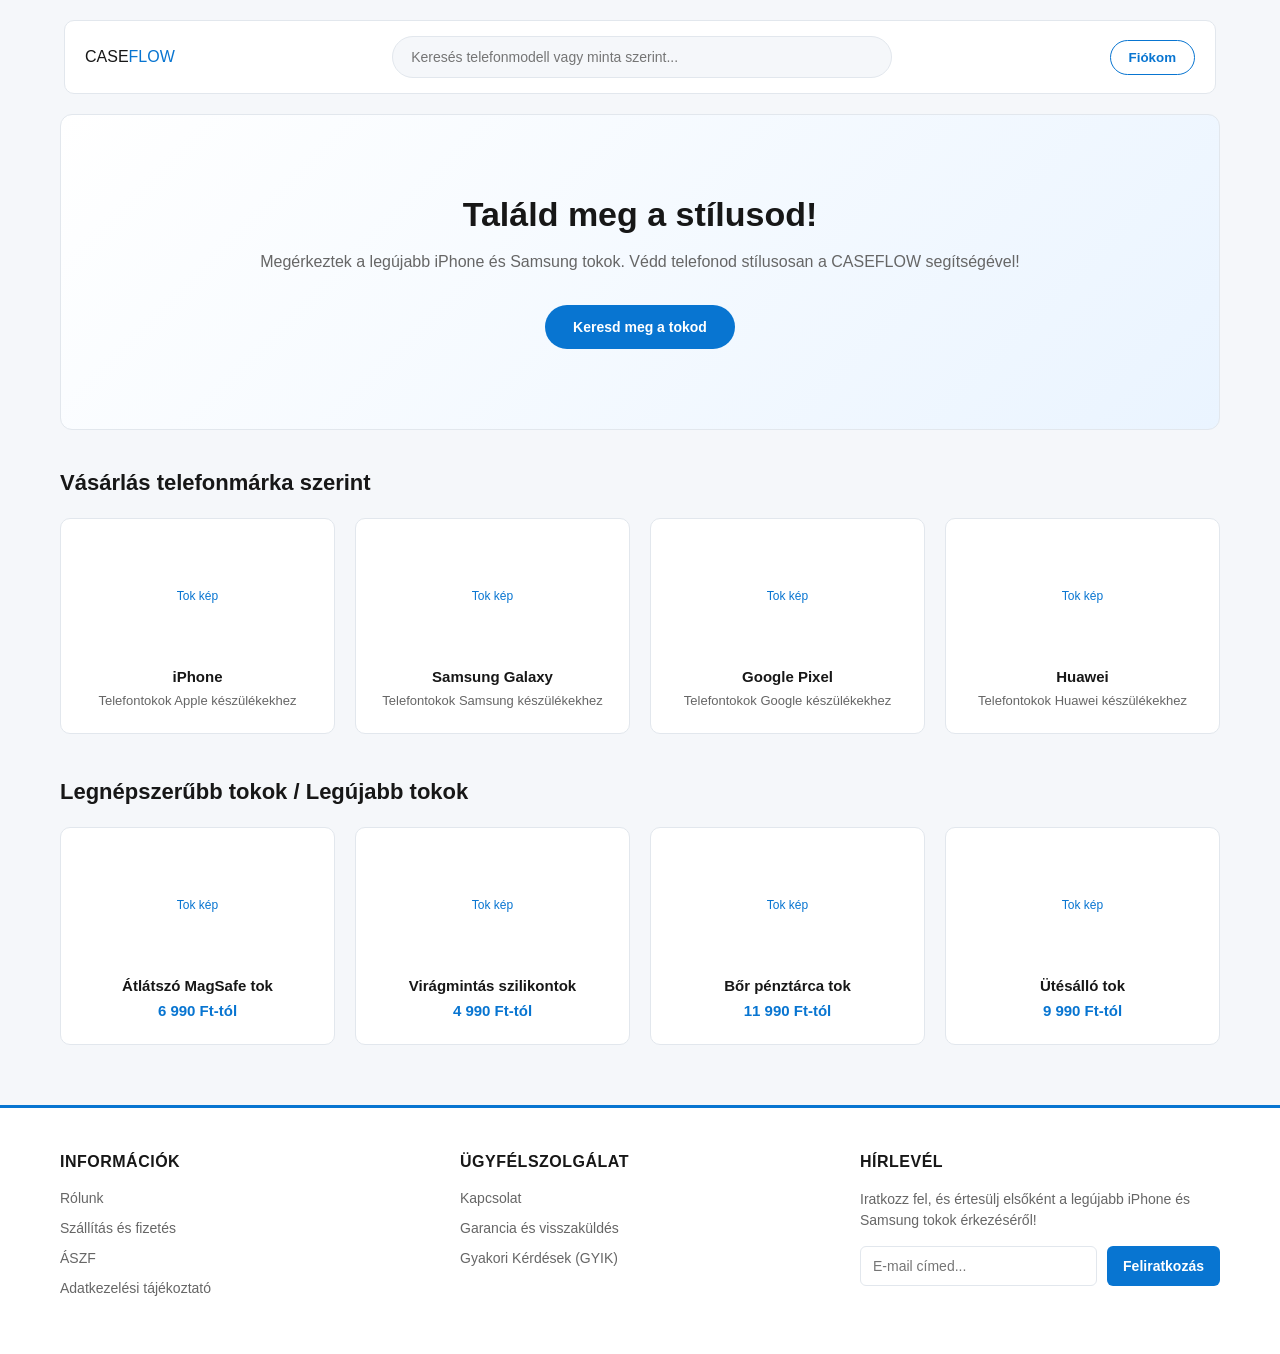
<file: Frontend/HTML/index.html>
<!DOCTYPE html>
<html lang="hu">
<head>
    <meta charset="UTF-8">
    <meta name="viewport" content="width=device-width, initial-scale=1.0">
    <link rel="stylesheet" href="../CSS/index.css">
    <title>CASEFLOW Telefontok Webáruház</title>
</head>
<body>
    <header class="fejlec">
        <div class="logo">CASE<span>FLOW</span></div>
        <div class="kereso-sav">
            <input type="text"
                   placeholder="Keresés telefonmodell vagy minta szerint...">
        </div>

        <div class="fejlec-gombok">
            <button class="fiok-gomb">Fiókom</button>
        </div>
    </header>

    <main class="oldal">
        <section class="kiemelt-resz">

            <div class="kiemelt-szoveg">
                <h1>Találd meg a stílusod!</h1>

                <p class="kiemelt-alcim">
                    Megérkeztek a legújabb iPhone és Samsung tokok.
                    Védd telefonod stílusosan a CASEFLOW segítségével!
                </p>

                <a href="#" class="kiemelt-link">
                    Keresd meg a tokod
                </a>
            </div>
        </section>

        <section class="kategoria-resz">
            <h2>Vásárlás telefonmárka szerint</h2>
            <div class="negy-oszlop">

                <a href="#" class="marka-kartya">
                    <div class="kep-helye">Tok kép</div>
                    <h3>iPhone</h3>
                    <p>Telefontokok Apple készülékekhez</p>
                </a>

                <a href="#" class="marka-kartya">
                    <div class="kep-helye">Tok kép</div>
                    <h3>Samsung Galaxy</h3>
                    <p>Telefontokok Samsung készülékekhez</p>
                </a>

                <a href="#" class="marka-kartya">
                    <div class="kep-helye">Tok kép</div>
                    <h3>Google Pixel</h3>
                    <p>Telefontokok Google készülékekhez</p>
                </a>

                <a href="#" class="marka-kartya">
                    <div class="kep-helye">Tok kép</div>
                    <h3>Huawei</h3>
                    <p>Telefontokok Huawei készülékekhez</p>
                </a>
            </div>
        </section>

        <section class="termekek-resz">
            <h2>Legnépszerűbb tokok / Legújabb tokok</h2>
            <div class="negy-oszlop">
                <div class="termek-kartya">
                    <div class="kep-helye">Tok kép</div>
                    <h3>Átlátszó MagSafe tok</h3>
                    <p class="ar">6 990 Ft-tól</p>
                </div>

                <div class="termek-kartya">
                    <div class="kep-helye">Tok kép</div>
                    <h3>Virágmintás szilikontok</h3>
                    <p class="ar">4 990 Ft-tól</p>
                </div>

                <div class="termek-kartya">
                    <div class="kep-helye">Tok kép</div>
                    <h3>Bőr pénztárca tok</h3>
                    <p class="ar">11 990 Ft-tól</p>
                </div>

                <div class="termek-kartya">
                    <div class="kep-helye">Tok kép</div>
                    <h3>Ütésálló tok</h3>
                    <p class="ar">9 990 Ft-tól</p>
                </div>
            </div>
        </section>
    </main>

    <footer class="lablec">
        <div class="lablec-tartalom">
            <div class="lablec-oszlop">
                <h4>Információk</h4>
                <ul>
                    <li><a href="#">Rólunk</a></li>
                    <li><a href="#">Szállítás és fizetés</a></li>
                    <li><a href="#">ÁSZF</a></li>
                    <li><a href="#">Adatkezelési tájékoztató</a></li>
                </ul>
            </div>

            <div class="lablec-oszlop">
                <h4>Ügyfélszolgálat</h4>
                <ul>
                    <li><a href="#">Kapcsolat</a></li>
                    <li><a href="#">Garancia és visszaküldés</a></li>
                    <li><a href="#">Gyakori Kérdések (GYIK)</a></li>
                </ul>
            </div>

            <div class="lablec-oszlop hirlevel">
                <h4>Hírlevél</h4>
                <p>
                    Iratkozz fel, és értesülj elsőként a legújabb
                    iPhone és Samsung tokok érkezéséről!
                </p>

                <form class="hirlevel-urlap">
                    <input type="email" placeholder="E-mail címed..."required>
                    <button type="submit">Feliratkozás</button>
                </form>
            </div>
        </div>
    </footer>
</body>
</html>
</file>
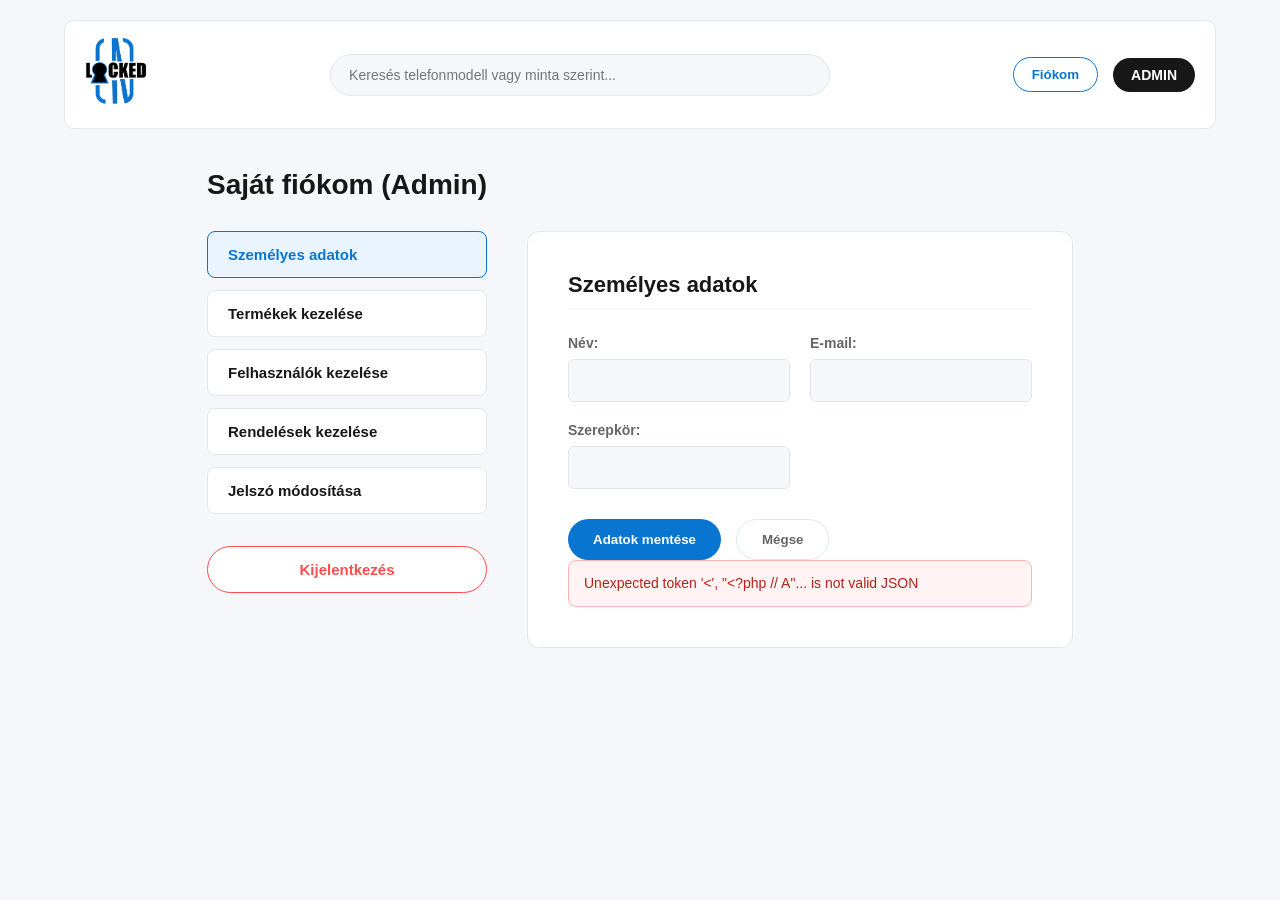
<file: Frontend/HTML/admin_Account.html>
<!DOCTYPE html>
<html lang="hu">
<head>
    <meta charset="UTF-8">
    <meta name="viewport" content="width=device-width, initial-scale=1.0">
    <link rel="stylesheet" href="../CSS/admin_Account.css">
    <link rel="stylesheet" href="../CSS/admin_Belep.css">
    <link rel="stylesheet" href="../HTML/admin_Bejelentkezes.html">
    <link rel="stylesheet" href="../HTML/admin_Account.html">
    <title>Saját fiókom (Admin) – CASEFLOW</title>
</head>
<body>
    <!-- Fejléc (Összhangban a főoldallal) -->
    <header class="fejlec">
    <div class="logo">
        <a href="../../index.html">
            <img src="../PNG/logo12.png" class="logo-kep">
        </a>
    </div>
        <div class="kereso-sav">
            <input type="text" placeholder="Keresés telefonmodell vagy minta szerint...">
        </div>
        <div class="fejlec-gombok">
            <button class="fiok-gomb">Fiókom</button>
            <div class="admin-badge">ADMIN</div>
        </div>
    </header>

    <!-- Fő tartalom -->
    <main class="admin-konténer">
        <h1 class="admin-cim">Saját fiókom (Admin)</h1>

        <div class="admin-tartalom">
            <!-- Oldalsáv gombjai -->
            <aside class="oldalsav">
                <button class="menu-gomb aktiv">Személyes adatok</button>
                <a href="../HTML/admin_Termekek_Kezelese.html">
                    <button class="menu-gomb">Termékek kezelése</button>
                </a>
                <a href="../HTML/felhasznalo_Kezeles.html">
                    <button type="button" class="menu-gomb">Felhasználók kezelése</button>
                </a>
                <button
                    type="button"
                    class="menu-gomb"
                    onclick="adminMenuUzenetMegjelenitese('A rendeléskezelő felület még nem érhető el.')">
                    Rendelések kezelése
                </button>

                <button
                    type="button"
                    class="menu-gomb"
                    onclick="adminMenuUzenetMegjelenitese('A jelszómódosítási felület még nem érhető el.')">
                    Jelszó módosítása
                </button>

                <p id="adminMenuUzenet" class="admin-menu-uzenet" role="status" aria-live="polite"></p>
                <button class="kijelentkezes-gomb" onclick="kijelentkezes()">Kijelentkezés</button>
            </aside>

            <!-- Űrlap panel -->
            <section class="adat-panel">
                <h2 class="panel-cim">Személyes adatok</h2>

                <form id="adminForm" onsubmit="adatokMentese(event)">
                    <div class="urlap-grid">
                        <div class="input-csoport">
                            <label for="nev">Név:</label>
                            <input type="text" id="nev" required>
                        </div>
                        <div class="input-csoport">
                            <label for="email">E-mail:</label>
                            <input type="email" id="email" required>
                        </div>
                        <div class="input-csoport">
                            <label for="szerep">Szerepkör:</label>
                            <input type="text" id="szerep" disabled>
                        </div>
                    </div>

                    <div class="akcio-gombok">
                        <button type="submit" class="mentes-gomb">Adatok mentése</button>
                        <button type="button" class="megse-gomb" onclick="formAlaphelyzet()">Mégse</button>
                    </div>
                    <p id="fiokUzenet" class="fiok-uzenet" role="status" aria-live="polite"></p>
                </form>
            </section>
        </div>
    </main>
    <script src="../JS/admin_Account.js"></script>
</body>
</html>
</file>
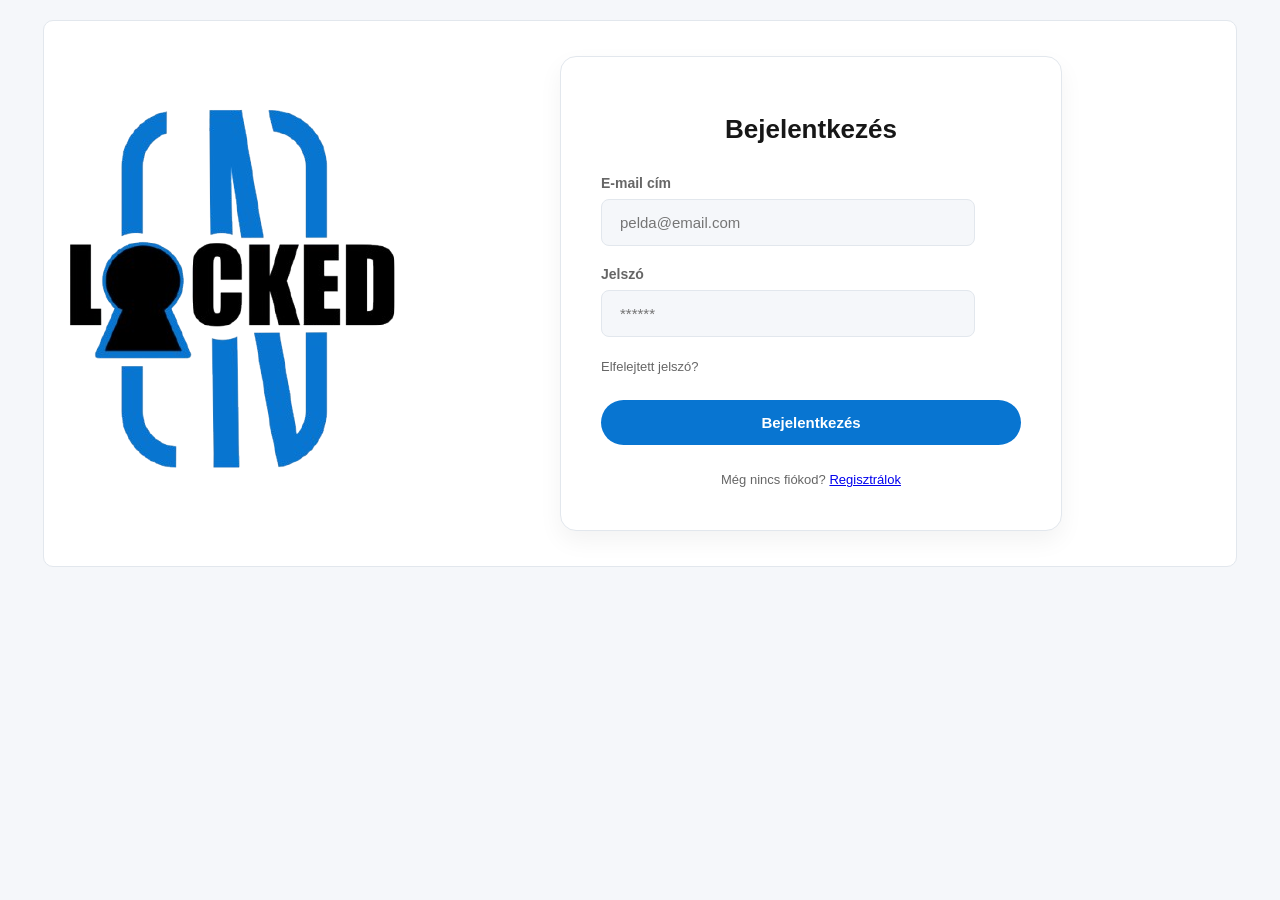
<file: Frontend/HTML/admin_Bejelentkezes.html>
<!DOCTYPE html>
<html lang="hu">
<head>
    <meta charset="UTF-8">
    <meta name="viewport" content="width=device-width, initial-scale=1.0">
    <link rel="stylesheet" href="../CSS/admin_Belep.css">
    <title>Bejelentkezés – CASEFLOW</title>
</head>
<body>
    <!-- Fejléc (Összhangban a főoldallal) -->
    <header class="fejlec">
    <div class="logo">
        <a href="../../index.html">
            <img src="../PNG/logo12.png" class="logo-kep">
        </a>
    </div>

    <!-- Fő tartalom -->
    <main class="bejelentkezes-kontener">
        <div class="bejelentkezes-kartya">
            <h1 class="oldal-cim">Bejelentkezés</h1>
            
            <form id="loginForm" onsubmit="handleLogin(event)" method="post">
                <!-- E-mail mező -->
                <div class="input-csoport">
                    <label for="email">E-mail cím</label>
                    <input type="email" id="email" placeholder="pelda@email.com" required>
                </div>

                <!-- Jelszó mező -->
                <div class="input-csoport">
                    <label for="jelszo">Jelszó</label>
                    <input type="password" id="jelszo" placeholder="******" required>
                </div>

                <!-- Elfelejtett jelszó link -->
                <div class="link-sor">
                    <a href="#" id="elfelejtettJelszoLink" class="elfelejtett-link">Elfelejtett jelszó?</a>
                </div>

                <!-- Statikus hibaüzenet doboz (alapértelmezetten rejtett) -->
                <div id="hibaDoboz" class="hiba-uzenet" style="display: none;">
                    Hibás e-mail cím vagy jelszó. Kérjük, próbáld újra.
                </div>

                <!-- Bejelentkezés gomb -->
                <div class="gomb-sor">
                    <button type="submit" class="gomb-kerek gomb-primer">Bejelentkezés</button>
                </div>
            </form>
            <p class="infó-szöveg">Még nincs fiókod? <a href="regisztracio.html">Regisztrálok</a></p>
        </div>
    </main>    
    <script src="../JS/admin_Bejelentkezes.js"></script>
</body>
</html>
</file>
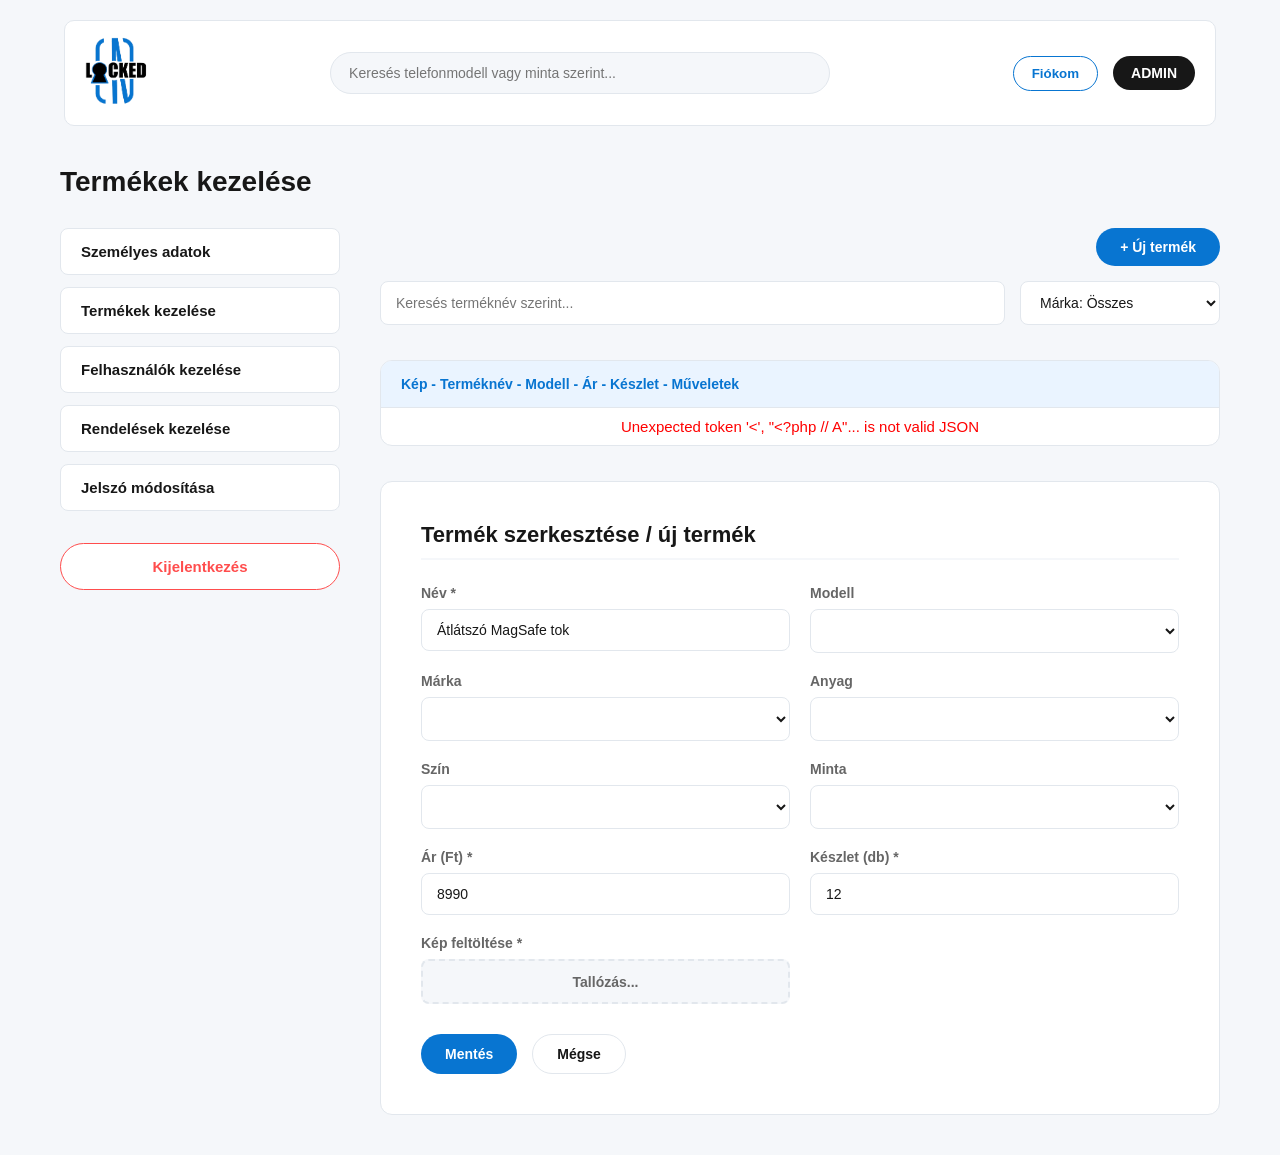
<file: Frontend/HTML/admin_Termekek_Kezelese.html>
<!DOCTYPE html>
<html lang="hu">
<head>
    <meta charset="UTF-8">
    <meta name="viewport" content="width=device-width, initial-scale=1.0">
    <link rel="stylesheet" href="../CSS/admin_Account.css">
    <link rel="stylesheet" href="../CSS/admin_Termekek_Kezelese.css">
    <title>Termékek kezelése – CASEFLOW</title>
</head>
<body>
    <!-- Fejléc (Összhangban a főoldallal és a fiókom oldallal) -->
    <header class="fejlec">
    <div class="logo">
        <a href="../../index.html">
            <img src="../PNG/logo12.png" class="logo-kep">
        </a>
    </div>
        <div class="kereso-sav">
            <input type="text" placeholder="Keresés telefonmodell vagy minta szerint...">
        </div>
        <div class="fejlec-gombok">
            <a href="../HTML/admin_Account.html">
                <button class="fiok-gomb">Fiókom</button>
            </a>
            <div class="admin-badge">ADMIN</div>
        </div>
    </header>

    <!-- Fő tartalom -->
    <main class="admin-konténer">
        <h1 class="admin-cim">Termékek kezelése</h1>

        <div class="admin-tartalom">
            <!-- Oldalsáv gombjai -->
            <aside class="oldalsav">
                <a href="../HTML/admin_Account.html">
                    <button class="menu-gomb">Személyes adatok</button>
                </a>
                <a href="../HTML/admin_Termekek_Kezelese.html">
                    <button class="menu-gomb">Termékek kezelése</button>
                </a>
                <a href="../HTML/felhasznalo_Kezeles.html">
                    <button class="menu-gomb">Felhasználók kezelése</button>
                </a>
                <button
                    type="button"
                    class="menu-gomb"
                    onclick="adminMenuUzenetMegjelenitese('A rendeléskezelő felület még nem érhető el.')">
                    Rendelések kezelése
                </button>

                <button
                    type="button"
                    class="menu-gomb"
                    onclick="adminMenuUzenetMegjelenitese('A jelszómódosítási felület még nem érhető el.')">
                    Jelszó módosítása
                </button>

                <p id="adminMenuUzenet" class="admin-menu-uzenet" role="status" aria-live="polite"></p>
                <button class="kijelentkezes-gomb" onclick="kijelentkezes()">Kijelentkezés</button>
            </aside>

            <!-- Termékkezelő fő panel -->
            <section class="termek-menedzser">
                
                <!-- Lista vezérlők: Új termék gomb és kereső/szűrő -->
                <div class="lista-vezerlok">
                    <div class="uj-termek-sor">
                        <button class="gomb-kerek gomb-primer" onclick="ujTermekLetrehozasa()">+ Új termék</button>
                    </div>
                    <div class="szuro-sor">
                        <input type="text" id="keresoInput" placeholder="Keresés terméknév szerint..." oninput="szuresFunkcio()">
                        <select id="markaSzuro" onchange="szuresFunkcio()">
                            <option value="">Márka: Összes</option>
                            <option value="Apple">Apple</option>
                            <option value="Samsung">Samsung</option>
                            <option value="Huawei">Huawei</option>
                        </select>
                    </div>
                </div>

                <!-- Termék lista doboza -->
                <div class="termek-lista-doboz">
                    <div class="lista-fejlec-sor">
                        Kép - Terméknév - Modell - Ár - Készlet - Műveletek
                    </div>
                    <div id="termekLista"></div>
                    <p id="adminUzenet" role="status"></p>
                </div>

                <!-- Űrlap panel (Szerkesztés / Új termék) -->
                <section class="adat-panel" id="formSzekcio">
                    <h2 class="panel-cim" id="formCim">Termék szerkesztése / új termék</h2>
                    
                    <form id="termekForm" onsubmit="termekMentese(event)">
                        <div class="urlap-grid">
                            <div class="input-csoport">
                                <label for="termekNev">Név *</label>
                                <input type="text" id="termekNev" value="Átlátszó MagSafe tok" required>
                            </div>
                            
                            <div class="input-csoport">
                                <label for="termekModell">Modell</label>
                                <select id="termekModell" required></select>
                            </div>
                            <div class="input-csoport">
                                <label for="termekMarka">Márka</label>
                                <select id="termekMarka" required></select>
                            </div>
                            <div class="input-csoport">
                                <label for="termekAnyag">Anyag</label>
                                <select id="termekAnyag"></select>
                            </div>
                            <div class="input-csoport">
                                <label for="termekSzin">Szín</label>
                                <select id="termekSzin"></select>
                            </div>
                            <div class="input-csoport">
                                <label for="termekMinta">Minta</label>
                                <select id="termekMinta"></select>
                            </div>
                            <div class="input-csoport">
                                <label for="termekAr">Ár (Ft) *</label>
                                <input type="number" id="termekAr" value="8990" required>
                            </div>
                            <div class="input-csoport">
                                <label for="termekKeszlet">Készlet (db) *</label>
                                <input type="number" id="termekKeszlet" value="12" required>
                            </div>
                            <div class="input-csoport">
                                <label>Kép feltöltése *</label>
                                <label class="fajl-feltolto">
                                    Tallózás...
                                    <input type="file" id="termekKep" accept="image/*">
                                </label>
                            </div>
                        </div>

                        <div class="akcio-gombok">
                            <button type="submit" class="gomb-kerek gomb-primer">Mentés</button>
                            <button type="button" class="gomb-kerek gomb-szekunder" onclick="formUrites()">Mégse</button>
                        </div>
                    </form>
                </section>

            </section>
        </div>
    </main>
    <script src="../JS/admin_Termekek_Kezelese.js"></script>
</body>
</html>
</file>
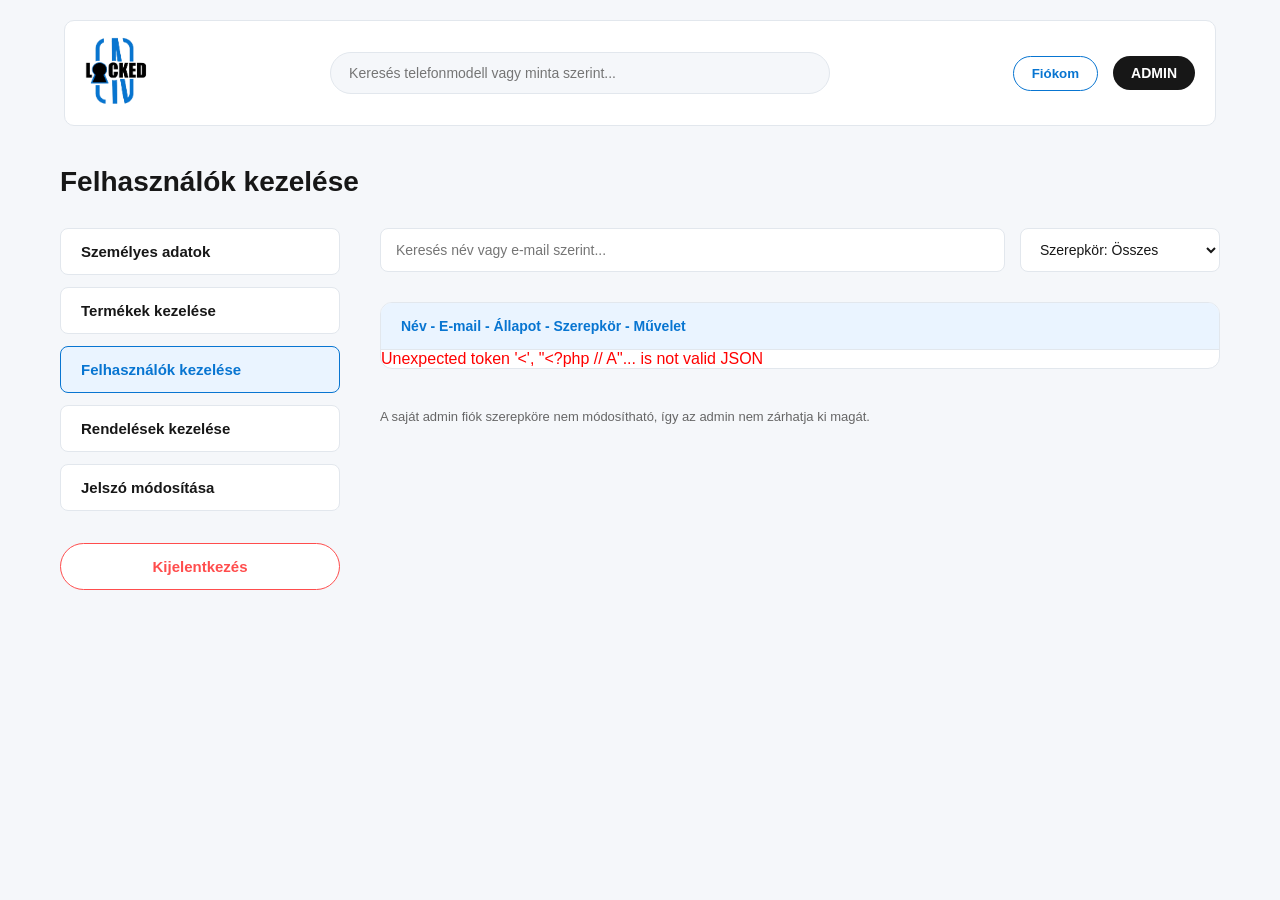
<file: Frontend/HTML/felhasznalo_Kezeles.html>
<!DOCTYPE html>
<html lang="hu">
<head>
    <meta charset="UTF-8">
    <meta name="viewport" content="width=device-width, initial-scale=1.0">
    <link rel="stylesheet" href="../CSS/felhasznalo_Kezeles.css">
    <link rel="stylesheet" href="../CSS/admin_Account.css">
    <link rel="stylesheet" href="../CSS/admin_Termekek_Kezelese.css">
    <title>Felhasználók kezelése – CASEFLOW</title>
</head>
<body>
    <!-- Fejléc (Összhangban a többi admin oldallal) -->
    <header class="fejlec">
    <div class="logo">
        <a href="../../index.html">
            <img src="../PNG/logo12.png" class="logo-kep">
        </a>
    </div>
        <div class="kereso-sav">
            <input type="text" placeholder="Keresés telefonmodell vagy minta szerint...">
        </div>
        <div class="fejlec-gombok">
            <a href="../HTML/admin_Account.html">
                <button class="fiok-gomb">Fiókom</button>
            </a>
            <div class="admin-badge">ADMIN</div>
        </div>
    </header>

    <!-- Fő tartalom -->
    <main class="admin-konténer">
        <h1 class="admin-cim">Felhasználók kezelése</h1>

        <div class="admin-tartalom">
            <!-- Oldalsáv gombjai (A megfelelő hivatkozásokkal) -->
            <aside class="oldalsav">
                <a href="../HTML/admin_Account.html">
                    <button class="menu-gomb">Személyes adatok</button>
                </a>
                <a href="../HTML/admin_Termekek_Kezelese.html">
                    <button class="menu-gomb">Termékek kezelése</button>
                </a>
                <button class="menu-gomb aktiv">Felhasználók kezelése</button>
                <button
                    type="button"
                    class="menu-gomb"
                    onclick="adminMenuUzenetMegjelenitese('A rendeléskezelő felület még nem érhető el.')">
                    Rendelések kezelése
                </button>

                <button
                    type="button"
                    class="menu-gomb"
                    onclick="adminMenuUzenetMegjelenitese('A jelszómódosítási felület még nem érhető el.')">
                    Jelszó módosítása
                </button>

                <p id="adminMenuUzenet" class="admin-menu-uzenet" role="status" aria-live="polite"></p>
                <button class="kijelentkezes-gomb" onclick="kijelentkezes()">Kijelentkezés</button>
            </aside>

            <!-- Felhasználókezelő fő panel a jobb oldalon -->
            <section class="felhasznalo-menedzser">
                
                <!-- Keresés és Szerepkör szűrés sor -->
                <div class="szuro-sor">
                    <input type="text" id="keresoInput" placeholder="Keresés név vagy e-mail szerint..." oninput="felhasznaloSzures()">
                    <select id="szerepSzuro" onchange="felhasznaloSzures()">
                        <option value="">Szerepkör: Összes</option>
                        <option value="vasarlo">Regisztrált vásárló</option>
                        <option value="admin">Adminisztrátor</option>
                    </select>
                </div>

                <!-- Felhasználói táblázat / lista doboz -->
                <div class="felhasznalo-lista-doboz">
                    <div class="lista-fejlec-sor">
                        Név - E-mail - Állapot - Szerepkör - Művelet
                    </div>

                    <div id="felhasznaloLista"></div>
                    <p id="adminUzenet" role="status"></p>
                </div>

                <!-- Szaggatott vonalas Megerősítés Panel (Alaphelyzetben rejtett, JS jeleníti meg) -->
                <div id="megerositoPanel" class="szaggatott-panel" style="display: none;">
                    <h3 class="szaggatott-cim">Megerősítés szerepkör módosításakor</h3>
                    <p class="szaggatott-szoveg">Biztosan <span id="ujSzerepNev">Adminisztrátor</span> szerepkört adsz <span id="celFelhasznaloNev">Kiss Bence</span> részére?</p>
                    
                    <div class="szaggatott-gombok">
                        <button class="megerosit-gomb" onclick="szerepVeglegesites()">Igen, módosítom</button>
                        <button class="megse-gomb" onclick="szerepMegse()">Mégse</button>
                    </div>
                </div>

                <!-- Alsó figyelmeztető felirat -->
                <p class="admin-figyelmeztetes">A saját admin fiók szerepköre nem módosítható, így az admin nem zárhatja ki magát.</p>

            </section>
        </div>
    </main>
    <script src="../JS/felhasznalo_Kezeles.js"></script>
</body>
</html>
</file>
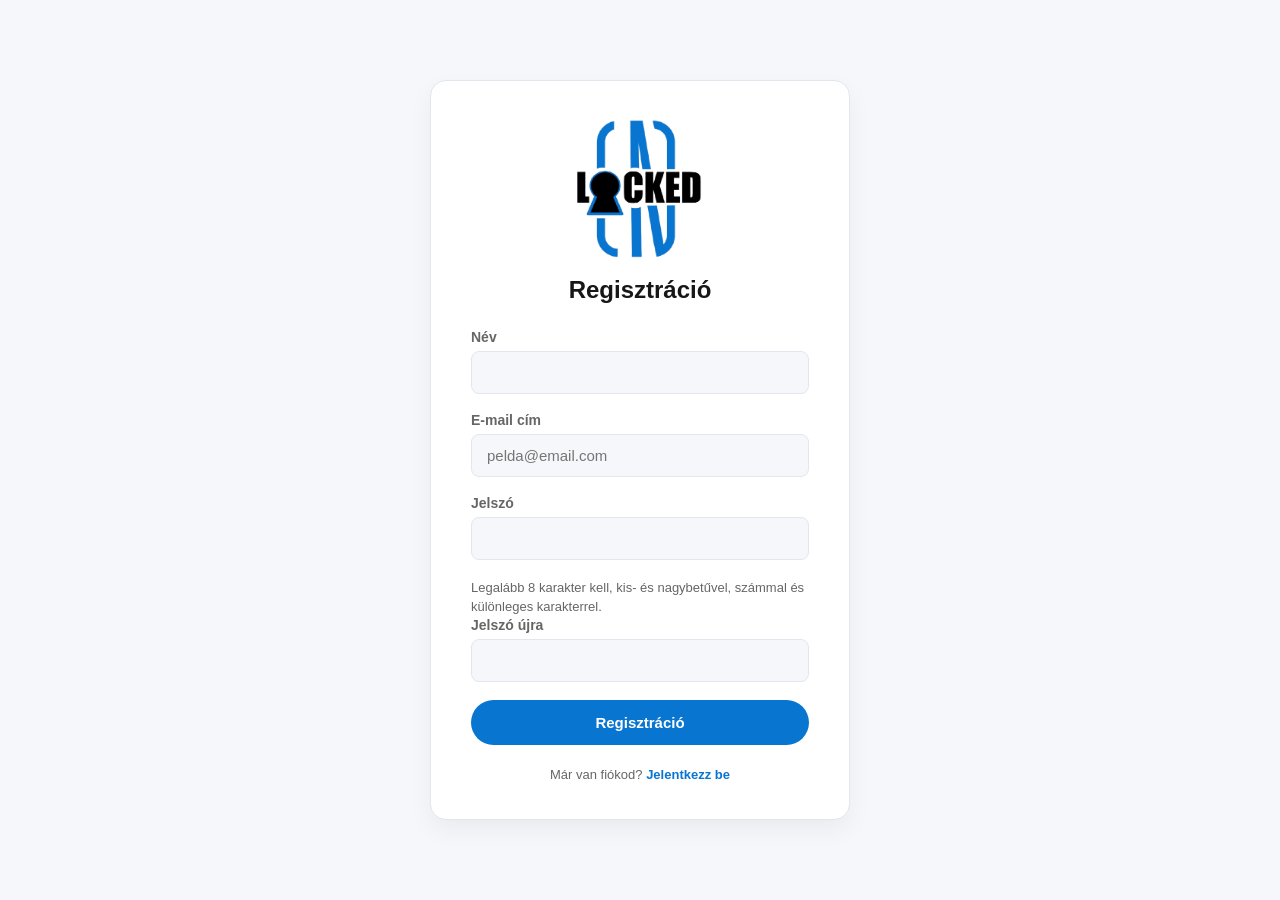
<file: Frontend/HTML/regisztracio.html>
<!DOCTYPE html>
<html lang="hu">
<head>
    <meta charset="UTF-8">
    <meta name="viewport" content="width=device-width, initial-scale=1.0">
    <link rel="stylesheet" href="../CSS/regisztracio.css">
    <title>Regisztráció – CASEFLOW</title>
</head>
<body>
    <main class="bejelentkezes-kontener">
        <div class="bejelentkezes-kartya">
            <div class="logo">
                <img src="../PNG/logo12.png" class="logo-kep" alt="CASEFLOW">
            </div>

            <h1 class="oldal-cim">Regisztráció</h1>

            <form id="regisztracioForm" onsubmit="handleRegistration(event)">
                <div class="input-csoport">
                    <label for="nev">Név</label>
                    <input
                        type="text"
                        id="nev"
                        maxlength="150"
                        autocomplete="name"
                        required
                    >
                </div>

                <div class="input-csoport">
                    <label for="email">E-mail cím</label>
                    <input
                        type="email"
                        id="email"
                        maxlength="255"
                        placeholder="pelda@email.com"
                        autocomplete="email"
                        required
                    >
                </div>

                <div class="input-csoport">
                    <label for="jelszo">Jelszó</label>
                    <input
                        type="password"
                        id="jelszo"
                        minlength="8"
                        autocomplete="new-password"
                        required
                    >
                </div>

                <p class="infó-szöveg jelszo-tipp">
                    Legalább 8 karakter kell, kis- és nagybetűvel, számmal
                    és különleges karakterrel.
                </p>

                <div class="input-csoport">
                    <label for="jelszoUjra">Jelszó újra</label>
                    <input
                        type="password"
                        id="jelszoUjra"
                        minlength="8"
                        autocomplete="new-password"
                        required
                    >
                </div>

                <div id="hibaDoboz" class="hiba-uzenet" style="display: none;"></div>

                <div class="gomb-sor">
                    <button type="submit" class="gomb-kerek gomb-primer">
                        Regisztráció
                    </button>
                </div>
            </form>

            <p class="infó-szöveg">
                Már van fiókod?
                <a href="admin_Bejelentkezes.html">Jelentkezz be</a>
            </p>
        </div>
    </main>
    <script src="../JS/regisztracio.js"></script>
</body>
</html>
</file>
<file: Frontend/CSS/index.css>
/* Alapbeállítások */
:root {
  --kek: #0875d1;
  --kek-sotet: #0562b5;
  --fekete: #171717;
  --szurke: #666666;
  --hatter: #f5f7fa;
  --feher: #ffffff;
  --keret: #e2e7ed;
}

* {
  box-sizing: border-box;
  margin: 0;
  padding: 0;
  font-family: Arial, sans-serif;
}

body {
  background-color: var(--hatter);
  color: var(--fekete);
  padding-bottom: 0;
}

.oldal {
  max-width: 1200px;
  margin: 0 auto;
  padding: 0 20px;
}

/* Fejléc */
.fejlec {
  display: flex;
  justify-content: space-between;
  align-items: center;
  max-width: 90%;
  margin: 20px auto;
  padding: 15px 20px;
  border: 1px solid var(--keret);
  background-color: var(--feher);
  border-radius: 10px;
}

.logo img {
  width: 100%;
  height: 70px;
}

.logo span {
  color: var(--kek);
}

/* Keresősáv */
.kereso-sav {
  flex-grow: 1;
  max-width: 500px;
  margin: 0 20px;
}

.kereso-sav input {
  width: 100%;
  padding: 12px 18px;
  border: 1px solid var(--keret);
  border-radius: 25px;
  outline: none;
  background-color: var(--hatter);
  font-size: 14px;
  transition: 0.2s;
}

.kereso-sav input:focus {
  border-color: var(--kek);
  box-shadow: 0 0 0 3px rgba(8, 117, 209, 0.1);
}

/* Fejléc gombjai */
.fejlec-gombok {
  display: flex;
  align-items: center;
  gap: 20px;
}

.fiok-gomb {
  padding: 9px 18px;
  border: 1px solid var(--kek);
  border-radius: 25px;
  background: var(--feher);
  color: var(--kek);
  font-weight: bold;
  cursor: pointer;
  transition: 0.2s;
}

.fiok-gomb:hover {
  background-color: var(--kek);
  color: var(--feher);
}

.kosar {
  font-weight: bold;
  color: var(--fekete);
  cursor: pointer;
}

.kosar:hover {
  color: var(--kek);
}

/* Kiemelt rész */
.kiemelt-resz {
  border: 1px solid var(--keret);
  background: linear-gradient(135deg, #ffffff 0%, #eaf4ff 100%);
  padding: 80px 20px;
  text-align: center;
  margin-bottom: 40px;
  border-radius: 12px;
}

.kiemelt-szoveg h1 {
  font-size: 34px;
  margin-bottom: 15px;
  color: var(--fekete);
  font-weight: 800;
}

.kiemelt-alcim {
  font-size: 16px;
  margin-bottom: 30px;
  color: var(--szurke);
  line-height: 1.6;
}

.kiemelt-link {
  display: inline-block;
  color: var(--feher);
  background-color: var(--kek);
  text-decoration: none;
  font-weight: bold;
  font-size: 14px;
  padding: 14px 28px;
  border-radius: 25px;
  transition: 0.2s;
}

.kiemelt-link:hover {
  background-color: var(--kek-sotet);
  transform: translateY(-2px);
}

/* Szekciók címei */
h2 {
  font-size: 22px;
  margin-bottom: 22px;
  font-weight: bold;
  color: var(--fekete);
}

.kategoria-resz,
.termekek-resz {
  margin-bottom: 45px;
}

/* Négy oszlopos elrendezés */
.negy-oszlop {
  display: grid;
  grid-template-columns: repeat(4, 1fr);
  gap: 20px;
}

/* Márka és termék kártyák */
.marka-kartya,
.termek-kartya {
  display: flex;
  flex-direction: column;
  align-items: center;
  justify-content: center;
  border: 1px solid var(--keret);
  background-color: var(--feher);
  padding: 25px 20px;
  text-align: center;
  text-decoration: none;
  color: var(--fekete);
  border-radius: 10px;
  transition: 0.25s;
}

.marka-kartya:hover,
.termek-kartya:hover {
  border-color: var(--kek);
  box-shadow: 0 5px 20px rgba(8, 117, 209, 0.12);
  transform: translateY(-4px);
}

.marka-kartya h3,
.termek-kartya h3 {
  font-size: 15px;
  margin-top: 15px;
  margin-bottom: 8px;
}

.marka-kartya p,
.ar {
  font-size: 13px;
  color: var(--szurke);
}

/* Képek helye */
.kep-helye {
  font-size: 12px;
  color: var(--kek);
  margin-bottom: 5px;
  background-color: #eaf4ff;
  width: 100%;
  padding: 45px 10px;
  border-radius: 8px;
}

/* Termékárak */
.ar {
  color: var(--kek);
  font-size: 15px;
  font-weight: bold;
}

/* Tablet nézet */
@media (max-width: 900px) {
  .negy-oszlop {
    grid-template-columns: repeat(2, 1fr);
  }
}

/* Mobil nézet */
@media (max-width: 600px) {
  .fejlec {
    flex-direction: column;
    gap: 15px;
  }

  .negy-oszlop {
    grid-template-columns: 1fr;
  }

  .kereso-sav {
    width: 100%;
    margin: 0;
  }

  .kiemelt-resz {
    padding: 50px 15px;
  }

  .kiemelt-szoveg h1 {
    font-size: 26px;
  }

  h2 {
    font-size: 19px;
  }

  .lablec-tartalom {
    grid-template-columns: 1fr !important;
    gap: 30px !important;
  }
}

/* Lábléc */
.lablec {
  border-top: 3px solid var(--kek);
  background-color: var(--feher);
  margin-top: 60px;
  padding: 45px 0;
}

.lablec-tartalom {
  max-width: 1200px;
  margin: 0 auto;
  padding: 0 20px;
  display: grid;
  grid-template-columns: repeat(3, 1fr);
  gap: 40px;
}

/* Lábléc oszlopai */
.lablec-oszlop h4 {
  font-size: 16px;
  margin-bottom: 18px;
  font-weight: bold;
  text-transform: uppercase;
  letter-spacing: 0.5px;
  color: var(--fekete);
}

.lablec-oszlop ul {
  list-style: none;
}

.lablec-oszlop ul li {
  margin-bottom: 12px;
}

.lablec-oszlop ul li a {
  color: var(--szurke);
  text-decoration: none;
  font-size: 14px;
  transition: color 0.2s ease;
}

.lablec-oszlop ul li a:hover {
  color: var(--kek);
  text-decoration: underline;
}

/* Hírlevél */
.hirlevel p {
  font-size: 14px;
  color: var(--szurke);
  margin-bottom: 15px;
  line-height: 1.5;
}

/* Hírlevél feliratkozás */
.hirlevel-urlap {
  display: flex;
  gap: 10px;
}

.hirlevel-urlap input {
  flex-grow: 1;
  min-width: 0;
  padding: 11px 12px;
  border: 1px solid var(--keret);
  border-radius: 6px;
  outline: none;
  font-size: 14px;
}

.hirlevel-urlap input:focus {
  border-color: var(--kek);
}

.hirlevel-urlap button {
  padding: 11px 16px;
  border: none;
  border-radius: 6px;
  background-color: var(--kek);
  color: var(--feher);
  cursor: pointer;
  font-size: 14px;
  font-weight: bold;
  transition: background-color 0.2s;
}

.hirlevel-urlap button:hover {
  background-color: var(--kek-sotet);
}

/* Főoldali képek */
.kep-helye {
  box-sizing: border-box;
  height: 104px;
  display: flex;
  align-items: center;
  justify-content: center;
  padding: 0 10px;
  background-color: #fff;
}

.kep-helye img {
  max-width: 100%;
  max-height: 100%;
  object-fit: contain;
  border-radius: 8px;
}
</file>
<file: Frontend/CSS/admin_Account.css>
/* A meglévő CASEFLOW dizájn alapjai */
:root {
  --kek: #0875d1;
  --kek-sotet: #0562b5;
  --fekete: #171717;
  --szurke: #666666;
  --hatter: #f5f7fa;
  --feher: #ffffff;
  --keret: #e2e7ed;
}

* {
  box-sizing: border-box;
  margin: 0;
  padding: 0;
  font-family: Arial, sans-serif;
}

body {
  background-color: var(--hatter);
  color: var(--fekete);
}

/* Fejléc stílusok (az index.html alapján) */
.fejlec {
  display: flex;
  justify-content: space-between;
  align-items: center;
  max-width: 90%;
  margin: 20px auto;
  padding: 15px 20px;
  border: 1px solid var(--keret);
  background-color: var(--feher);
  border-radius: 10px;
}

.logo img {
  width: 100%;
  height: 70px;
}

.logo span {
  color: var(--kek);
}

.kereso-sav {
  flex-grow: 1;
  max-width: 500px;
  margin: 0 20px;
}

.kereso-sav input {
  width: 100%;
  padding: 12px 18px;
  border: 1px solid var(--keret);
  border-radius: 25px;
  outline: none;
  background-color: var(--hatter);
  font-size: 14px;
}

.fejlec-gombok {
  display: flex;
  align-items: center;
  gap: 15px;
}

.fiok-gomb {
  padding: 9px 18px;
  border: 1px solid var(--kek);
  border-radius: 25px;
  background: var(--feher);
  color: var(--kek);
  font-weight: bold;
  cursor: pointer;
}

.admin-badge {
  background-color: var(--fekete);
  color: var(--feher);
  padding: 9px 18px;
  border-radius: 25px;
  font-weight: bold;
  font-size: 14px;
}

/* Fő tartalom elrendezése (Grid) */
.admin-konténer {
  max-width: 1200px;
  margin: 40px auto;
  padding: 0 20px;
}

.admin-cim {
  font-size: 28px;
  font-weight: 800;
  margin-bottom: 30px;
}

.admin-tartalom {
  display: grid;
  grid-template-columns: 280px 1fr;
  gap: 40px;
  align-items: start;
}

/* Oldalsáv menü (Sidebar) */
.oldalsav {
  display: flex;
  flex-direction: column;
  gap: 12px;
}

.menu-gomb {
  width: 100%;
  padding: 14px 20px;
  background-color: var(--feher);
  border: 1px solid var(--keret);
  border-radius: 8px;
  text-align: left;
  font-size: 15px;
  font-weight: bold;
  color: var(--fekete);
  cursor: pointer;
  transition: 0.2s;
}

.menu-gomb:hover,
.menu-gomb.aktiv {
  border-color: var(--kek);
  color: var(--kek);
  background-color: #eaf4ff;
}

.kijelentkezes-gomb {
  margin-top: 20px;
  width: 100%;
  padding: 14px 20px;
  background-color: var(--feher);
  border: 1px solid #ff4d4d;
  border-radius: 25px;
  text-align: center;
  font-size: 15px;
  font-weight: bold;
  color: #ff4d4d;
  cursor: pointer;
  transition: 0.2s;
}

.kijelentkezes-gomb:hover {
  background-color: #ff4d4d;
  color: var(--feher);
}

/* Űrlap panel (Form szakasz) */
.adat-panel {
  background-color: var(--feher);
  border: 1px solid var(--keret);
  border-radius: 12px;
  padding: 40px;
}

.panel-cim {
  font-size: 22px;
  font-weight: bold;
  margin-bottom: 25px;
  border-bottom: 2px solid var(--hatter);
  padding-bottom: 10px;
}

.urlap-grid {
  display: grid;
  grid-template-columns: 1fr 1fr;
  gap: 20px;
  margin-bottom: 30px;
}

.input-csoport {
  display: flex;
  flex-direction: column;
  gap: 8px;
}

.input-csoport label {
  font-size: 14px;
  font-weight: bold;
  color: var(--szurke);
}

.input-csoport input {
  padding: 12px 15px;
  border: 1px solid var(--keret);
  border-radius: 6px;
  font-size: 15px;
  outline: none;
  background-color: var(--hatter);
}

.input-csoport input:focus {
  border-color: var(--kek);
  background-color: var(--feher);
}

/* Akció gombok */
.akcio-gombok {
  display: flex;
  gap: 15px;
}

.mentes-gomb {
  padding: 12px 25px;
  background-color: var(--kek);
  color: var(--feher);
  border: none;
  border-radius: 25px;
  font-weight: bold;
  cursor: pointer;
  transition: 0.2s;
}

.mentes-gomb:hover {
  background-color: var(--kek-sotet);
}

.megse-gomb {
  padding: 12px 25px;
  background-color: var(--feher);
  color: var(--szurke);
  border: 1px solid var(--keret);
  border-radius: 25px;
  font-weight: bold;
  cursor: pointer;
  transition: 0.2s;
}

.megse-gomb:hover {
  background-color: var(--hatter);
  color: var(--fekete);
}

/* Reszponzivitás mobilra */
@media (max-width: 850px) {
  .admin-tartalom {
    grid-template-columns: 1fr;
  }
  .urlap-grid {
    grid-template-columns: 1fr;
  }
}

.fiok-uzenet,
.admin-menu-uzenet {
  display: none;
  padding: 12px 15px;
  border: 1px solid var(--keret);
  border-radius: 8px;
  background-color: #eaf4ff;
  color: var(--kek);
  font-size: 14px;
  line-height: 1.5;
}

.fiok-uzenet:not(:empty),
.admin-menu-uzenet:not(:empty) {
  display: block;
}

.fiok-uzenet.hiba {
  border-color: #ffb3b3;
  background-color: #fff3f3;
  color: #b42318;
}
</file>
<file: Frontend/CSS/admin_Belep.css>
/* CASEFLOW Globális dizájn alapok és színek */
:root {
    --kek: #0875D1;
    --kek-sotet: #0562B5;
    --fekete: #171717;
    --szurke: #666666;
    --hatter: #F5F7FA;
    --feher: #FFFFFF;
    --keret: #E2E7ED;
}

/* Alapbeállítások a teljes oldalon a pozicionáláshoz */
body {
    background-color: var(--hatter);
    color: var(--fekete);
    margin: 0;
    padding: 0;
    font-family: Arial, sans-serif;
    display: flex;
    flex-direction: column;
    min-height: 100vh;
}

/* Fix fejléc stílus */
.fejlec {
    display: flex;
    justify-content: space-between;
    align-items: center;
    max-width: 90%;
    margin: 20px auto 0 auto;
    padding: 15px 20px;
    border: 1px solid var(--keret);
    background-color: var(--feher);
    border-radius: 10px;
    width: 100%;
}

.logo {
    font-size: 27px;
    font-weight: 900;
    letter-spacing: -1px;
    color: var(--fekete);
    text-decoration: none;
}

.logo span {
    color: var(--kek);
}

/* A konténer, ami tökéletesen KÖZÉPRE teszi a dobozt függőlegesen és vízszintesen is */
.bejelentkezes-kontener {
    flex-grow: 1;
    display: flex;
    align-items: center;
    justify-content: center;
    padding: 20px;
}

/* A középső bejelentkező doboz (Kártya) */
.bejelentkezes-kartya {
    background-color: var(--feher);
    border: 1px solid var(--keret);
    border-radius: 16px;
    padding: 40px;
    width: 100%;
    max-width: 420px; /* Fix elegáns szélesség */
    box-shadow: 0 10px 25px rgba(0, 0, 0, 0.05); /* Lágy árnyék a kiemeléshez */
    text-align: center;
}

.oldal-cim {
    font-size: 26px;
    font-weight: 800;
    margin-bottom: 30px;
    color: var(--fekete);
}

/* Űrlap elemek elrendezése */
.bejelentkezes-kartya .input-csoport {
    display: flex;
    flex-direction: column;
    width: 80%;
    gap: 8px;
    margin-bottom: 20px;
    text-align: left; /* A feliratok balra zártak maradnak a dobozon belül */
}

.bejelentkezes-kartya .input-csoport label {
    font-size: 14px;
    font-weight: bold;
    color: var(--szurke);
}

.bejelentkezes-kartya .input-csoport input {
    padding: 14px 18px;
    border: 1px solid var(--keret);
    border-radius: 8px;
    outline: none;
    background-color: var(--hatter);
    font-size: 15px;
    color: var(--fekete);
    transition: all 0.2s ease;
    width: 100%;
}

.bejelentkezes-kartya .input-csoport input:focus {
    border-color: var(--kek);
    background-color: var(--feher);
    box-shadow: 0 0 0 3px rgba(8, 117, 209, 0.1);
}

/* Link sor elrendezése */
.link-sor {
    text-align: left;
    margin-bottom: 25px;
}

.elfelejtett-link {
    font-size: 13px;
    color: var(--szurke);
    text-decoration: none;
    transition: color 0.2s;
}

.elfelejtett-link:hover {
    color: var(--kek);
    text-decoration: underline;
}

/* Drótváz szerinti hibaüzenet doboz */
.hiba-uzenet {
    background-color: #fff5f5;
    border: 1px solid #ff4d4d;
    color: #ff4d4d;
    padding: 12px;
    border-radius: 8px;
    font-size: 14px;
    text-align: center;
    margin-bottom: 25px;
    font-weight: 500;
}

/* Bejelentkező gomb */
.gomb-sor {
    margin-bottom: 25px;
}

.gomb-sor .gomb-kerek {
    width: 100%;
    padding: 14px;
    font-size: 15px;
    border-radius: 25px;
    border: none;
    background-color: var(--kek);
    color: var(--feher);
    font-weight: bold;
    cursor: pointer;
    transition: background-color 0.2s, transform 0.1s;
}

.gomb-sor .gomb-kerek:hover {
    background-color: var(--kek-sotet);
}

.gomb-sor .gomb-kerek:active {
    transform: scale(0.98);
}

/* Alsó apróbetűs szöveg */
.infó-szöveg {
    font-size: 13px;
    color: var(--szurke);
    line-height: 1.5;
    margin: 0;
}


.fiok-uzenet,
.admin-menu-uzenet {
  display: none;
  padding: 12px 15px;
  border: 1px solid var(--keret);
  border-radius: 8px;
  background-color: #eaf4ff;
  color: var(--kek);
  font-size: 14px;
  line-height: 1.5;
}

.fiok-uzenet:not(:empty),
.admin-menu-uzenet:not(:empty) {
  display: block;
}

.fiok-uzenet.hiba {
  border-color: #ffb3b3;
  background-color: #fff3f3;
  color: #b42318;
}
</file>
<file: Frontend/CSS/admin_Termekek_Kezelese.css>
/* Fő menedzser elrendezés a jobb oldalon */
.termek-menedzser {
    display: flex;
    flex-direction: column;
    gap: 35px;
}

/* Felső vezérlők */
.lista-vezerlok {
    display: flex;
    flex-direction: column;
    gap: 15px;
}

.uj-termek-sor {
    display: flex;
    justify-content: flex-end;
}

.szuro-sor {
    display: grid;
    grid-template-columns: 1fr 200px;
    gap: 15px;
}

.szuro-sor input, .szuro-sor select, .urlap-grid input, .urlap-grid select {
    padding: 12px 15px;
    border: 1px solid var(--keret);
    border-radius: 8px;
    outline: none;
    background-color: var(--feher);
    font-size: 14px;
    color: var(--fekete);
}

.szuro-sor input:focus, .szuro-sor select:focus, .urlap-grid input:focus, .urlap-grid select:focus {
    border-color: var(--kek);
}

/* Kerekített gombok */
.gomb-kerek {
    padding: 11px 24px;
    border-radius: 25px;
    font-weight: bold;
    cursor: pointer;
    transition: 0.2s;
    font-size: 14px;
}

.gomb-primer {
    background-color: var(--kek);
    color: var(--feher);
    border: none;
}

.gomb-primer:hover {
    background-color: var(--kek-sotet);
}

.gomb-szekunder {
    background-color: var(--feher);
    color: var(--fekete);
    border: 1px solid var(--keret);
}

.gomb-szekunder:hover {
    background-color: var(--hatter);
}

.gomb-torles {
    background-color: var(--feher);
    color: #ff4d4d;
    border: 1px solid #ff4d4d;
}

.gomb-torles:hover {
    background-color: #ff4d4d;
    color: var(--feher);
}

/* Termék lista doboza */
.termek-lista-doboz {
    background-color: var(--feher);
    border: 1px solid var(--keret);
    border-radius: 12px;
    overflow: hidden;
}

.lista-fejlec-sor {
    background-color: #EAF4FF;
    padding: 15px 20px;
    font-weight: bold;
    font-size: 14px;
    color: var(--kek);
    border-bottom: 1px solid var(--keret);
}

.termek-sor {
    display: flex;
    justify-content: space-between;
    align-items: center;
    padding: 15px 20px;
    border-bottom: 1px solid var(--hatter);
    font-size: 15px;
}

.termek-sor:last-child {
    border-bottom: none;
}

.termek-infok {
    display: flex;
    align-items: center;
    gap: 10px;
}

.kep-jelolo {
    background-color: var(--hatter);
    color: var(--szurke);
    padding: 4px 8px;
    border-radius: 4px;
    font-size: 12px;
    font-weight: bold;
}

.termek-muveletek {
    display: flex;
    gap: 10px;
}

/* Szaggatott fájl feltöltő doboz */
.fajl-feltolto {
    border: 2px dashed var(--keret);
    border-radius: 8px;
    padding: 12px;
    text-align: center;
    background-color: var(--hatter);
    cursor: pointer;
    font-size: 14px;
    color: var(--szurke);
    font-weight: bold;
    display: flex;
    align-items: center;
    justify-content: center;
    height: 45px;
    transition: 0.2s;
}

.fajl-feltolto:hover {
    border-color: var(--kek);
    color: var(--kek);
}

.fajl-feltolto input[type="file"] {
    display: none;
        }

/* Reszponzivitás mobilra */
@media (max-width: 850px) {
    .szuro-sor {
        grid-template-columns: 1fr;
    }
    .termek-sor {
        flex-direction: column;
        align-items: flex-start;
        gap: 15px;
    }
    .termek-muveletek {
        width: 100%;
        justify-content: flex-end;
    }
}

/* A további termékeket nyitó sor */
#tovabbiTermekek {
    border-top: 1px solid var(--keret);
}

#tovabbiTermekek summary {
    padding: 14px 20px;
    background-color: #EAF4FF;
    color: var(--kek);
    font-weight: bold;
    cursor: pointer;
    list-style: none;
    transition: background-color 0.2s;
}

#tovabbiTermekek summary::-webkit-details-marker {
    display: none;
}

#tovabbiTermekek summary::after {
    content: '+';
    float: right;
    font-size: 18px;
    line-height: 1;
}

#tovabbiTermekek[open] summary::after {
    content: '−';
}

#tovabbiTermekek summary:hover {
    background-color: #DCEEFF;
}

.ures-talalat {
    margin: 0;
    padding: 10px 10px;
    color: var(--szurke);
    text-align: center;
    font-size: 15px;
}


.fiok-uzenet,
.admin-menu-uzenet {
  display: none;
  padding: 12px 15px;
  border: 1px solid var(--keret);
  border-radius: 8px;
  background-color: #eaf4ff;
  color: var(--kek);
  font-size: 14px;
  line-height: 1.5;
}

.fiok-uzenet:not(:empty),
.admin-menu-uzenet:not(:empty) {
  display: block;
}

.fiok-uzenet.hiba {
  border-color: #ffb3b3;
  background-color: #fff3f3;
  color: #b42318;
}
</file>
<file: Frontend/CSS/felhasznalo_Kezeles.css>
/* Felhasználókezelő fő panel elrendezése */
.felhasznalo-menedzser {
    display: flex;
    flex-direction: column;
    gap: 30px;
}

/* Kereső és szerepkör szűrő sor */
.szuro-sor {
    display: grid;
    grid-template-columns: 1fr 220px;
    gap: 20px;
}

.szuro-sor input, .szuro-sor select, .felhasznalo-muveletek select {
    padding: 12px 18px;
    border: 1px solid var(--keret);
    border-radius: 25px; /* A drótváz szerinti kerekített beviteli mezők */
    outline: none;
    background-color: var(--feher);
    font-size: 14px;
    color: var(--fekete);
    transition: border-color 0.2s;
}

.szuro-sor input:focus, .szuro-sor select:focus, .felhasznalo-muveletek select:focus {
    border-color: var(--kek);
}

/* Felhasználói lista táblázat doboza */
.felhasznalo-lista-doboz {
    background-color: var(--feher);
    border: 1px solid var(--keret);
    border-radius: 12px;
    overflow: hidden;
}

.lista-fejlec-sor {
    background-color: #EAF4FF;
    padding: 15px 20px;
    font-weight: bold;
    font-size: 14px;
    color: var(--kek);
    border-bottom: 1px solid var(--keret);
}

.felhasznalo-sor {
    display: flex;
    justify-content: space-between;
    align-items: center;
    padding: 15px 20px;
    border-bottom: 1px solid var(--hatter);
    font-size: 15px;
}

.felhasznalo-sor:last-child {
    border-bottom: none;
}

.felhasznalo-infok {
    display: flex;
    align-items: center;
}

.felhasznalo-muveletek {
    display: flex;
    align-items: center;
    gap: 15px;
}

/* Mentés kis gomb a sorokban */
.mentes-kis-gomb {
    padding: 8px 20px;
    border-radius: 25px;
    font-weight: bold;
    cursor: pointer;
    font-size: 13px;
    background-color: var(--feher);
    color: var(--fekete);
    border: 1px solid var(--keret);
    transition: 0.2s;
}

.mentes-kis-gomb:hover {
    border-color: var(--kek);
    color: var(--kek);
    background-color: #EAF4FF;
}

/* Drótváz szerinti szaggatott megerősítő panel */
.szaggatott-panel {
    border: 2px dashed var(--szurke);
    border-radius: 12px;
    padding: 25px;
    background-color: var(--feher);
    margin-top: 10px;
}

.szaggatott-cim {
    font-size: 16px;
    font-weight: bold;
    margin-bottom: 10px;
    color: var(--fekete);
}

.szaggatott-szoveg {
    font-size: 14px;
    color: var(--fekete);
    margin-bottom: 20px;
}

.szaggatott-szoveg span {
    font-weight: bold;
}

.szaggatott-gombok {
    display: flex;
    gap: 15px;
}

.megerosit-gomb {
    padding: 10px 22px;
    border-radius: 25px;
    font-weight: bold;
    cursor: pointer;
    font-size: 14px;
    background-color: var(--feher);
    color: var(--fekete);
    border: 1px solid var(--keret);
    transition: 0.2s;
}

.megerosit-gomb:hover {
    background-color: var(--kek);
    color: var(--feher);
    border-color: var(--kek);
}

.szaggatott-panel .megse-gomb {
    padding: 10px 22px;
    border-radius: 25px;
    font-weight: bold;
    cursor: pointer;
    font-size: 14px;
    background-color: var(--feher);
    color: var(--szurke);
    border: 1px solid var(--keret);
    transition: 0.2s;
}

.szaggatott-panel .megse-gomb:hover {
    background-color: var(--hatter);
    color: var(--fekete);
}

/* Alsó apróbetűs figyelmeztetés */
.admin-figyelmeztetes {
    font-size: 13px;
    color: var(--szurke);
    margin-top: 10px;
}

/* Reszponzív nézet mobilra */
@media (max-width: 850px) {
    .szuro-sor {
        grid-template-columns: 1fr;
    }
    .felhasznalo-sor {
        flex-direction: column;
        align-items: flex-start;
        gap: 15px;
    }
    .felhasznalo-muveletek {
        width: 100%;
        justify-content: flex-end;
    }
}


.fiok-uzenet,
.admin-menu-uzenet {
  display: none;
  padding: 12px 15px;
  border: 1px solid var(--keret);
  border-radius: 8px;
  background-color: #eaf4ff;
  color: var(--kek);
  font-size: 14px;
  line-height: 1.5;
}

.fiok-uzenet:not(:empty),
.admin-menu-uzenet:not(:empty) {
  display: block;
}

.fiok-uzenet.hiba {
  border-color: #ffb3b3;
  background-color: #fff3f3;
  color: #b42318;
}
</file>
<file: Frontend/CSS/regisztracio.css>
/* CASEFLOW Globális dizájn alapok és színek */
:root {
    --kek: #0875D1;
    --kek-sotet: #0562B5;
    --fekete: #171717;
    --szurke: #666666;
    --hatter: #F5F7FA;
    --feher: #FFFFFF;
    --keret: #E2E7ED;
}

/* Alapbeállítások */
body {
    background-color: var(--hatter);
    color: var(--fekete);
    margin: 0;
    padding: 0;
    font-family: Arial, sans-serif;
    display: flex;
    flex-direction: column;
    min-height: 100vh;
}

/* Középre igazító konténer */
.bejelentkezes-kontener {
    flex-grow: 1;
    display: flex;
    align-items: center;
    justify-content: center;
    padding: 20px;
}

/* Egységes középső kártya logóval és űrlappal */
.bejelentkezes-kartya {
    background-color: var(--feher);
    border: 1px solid var(--keret);
    border-radius: 16px;
    padding: 35px 40px;
    width: 100%;
    max-width: 420px;
    box-sizing: border-box;
    box-shadow: 0 10px 25px rgba(0, 0, 0, 0.05);
    text-align: center;
}

/* Logó méretezése a kártyán belül */
.logo {
    margin-bottom: 10px;
}

.logo-kep {
    max-width: 130px;
    height: auto;
    display: inline-block;
}

.oldal-cim {
    font-size: 24px;
    font-weight: 800;
    margin-top: 5px;
    margin-bottom: 25px;
    color: var(--fekete);
}

/* Űrlap elemek - teljes szélességben, szépen igazítva */
.bejelentkezes-kartya .input-csoport {
    display: flex;
    flex-direction: column;
    width: 100%;
    gap: 6px;
    margin-bottom: 18px;
    text-align: left;
}

.bejelentkezes-kartya .input-csoport label {
    font-size: 14px;
    font-weight: bold;
    color: var(--szurke);
}

.bejelentkezes-kartya .input-csoport input {
    padding: 12px 15px;
    border: 1px solid var(--keret);
    border-radius: 8px;
    outline: none;
    background-color: var(--hatter);
    font-size: 15px;
    color: var(--fekete);
    transition: all 0.2s ease;
    width: 100%;
    box-sizing: border-box;
}

.bejelentkezes-kartya .input-csoport input:focus {
    border-color: var(--kek);
    background-color: var(--feher);
    box-shadow: 0 0 0 3px rgba(8, 117, 209, 0.1);
}

/* Jelszó követelmény tipp */
.jelszo-tipp {
    text-align: left;
    margin-top: -10px;
    margin-bottom: 18px;
}

/* Hibaüzenet doboz */
.hiba-uzenet {
    background-color: #fff5f5;
    border: 1px solid #ff4d4d;
    color: #ff4d4d;
    padding: 12px;
    border-radius: 8px;
    font-size: 14px;
    text-align: center;
    margin-bottom: 20px;
    font-weight: 500;
}

/* Regisztráció gomb */
.gomb-sor {
    margin-top: 10px;
    margin-bottom: 20px;
}

.gomb-sor .gomb-kerek {
    width: 100%;
    padding: 14px;
    font-size: 15px;
    border-radius: 25px;
    border: none;
    background-color: var(--kek);
    color: var(--feher);
    font-weight: bold;
    cursor: pointer;
    transition: background-color 0.2s, transform 0.1s;
}

.gomb-sor .gomb-kerek:hover {
    background-color: var(--kek-sotet);
}

.gomb-sor .gomb-kerek:active {
    transform: scale(0.98);
}

/* Alsó apróbetűs szöveg */
.infó-szöveg {
    font-size: 13px;
    color: var(--szurke);
    line-height: 1.5;
    margin: 0;
}

.infó-szöveg a {
    color: var(--kek);
    text-decoration: none;
    font-weight: bold;
}

.infó-szöveg a:hover {
    text-decoration: underline;
}
</file>
